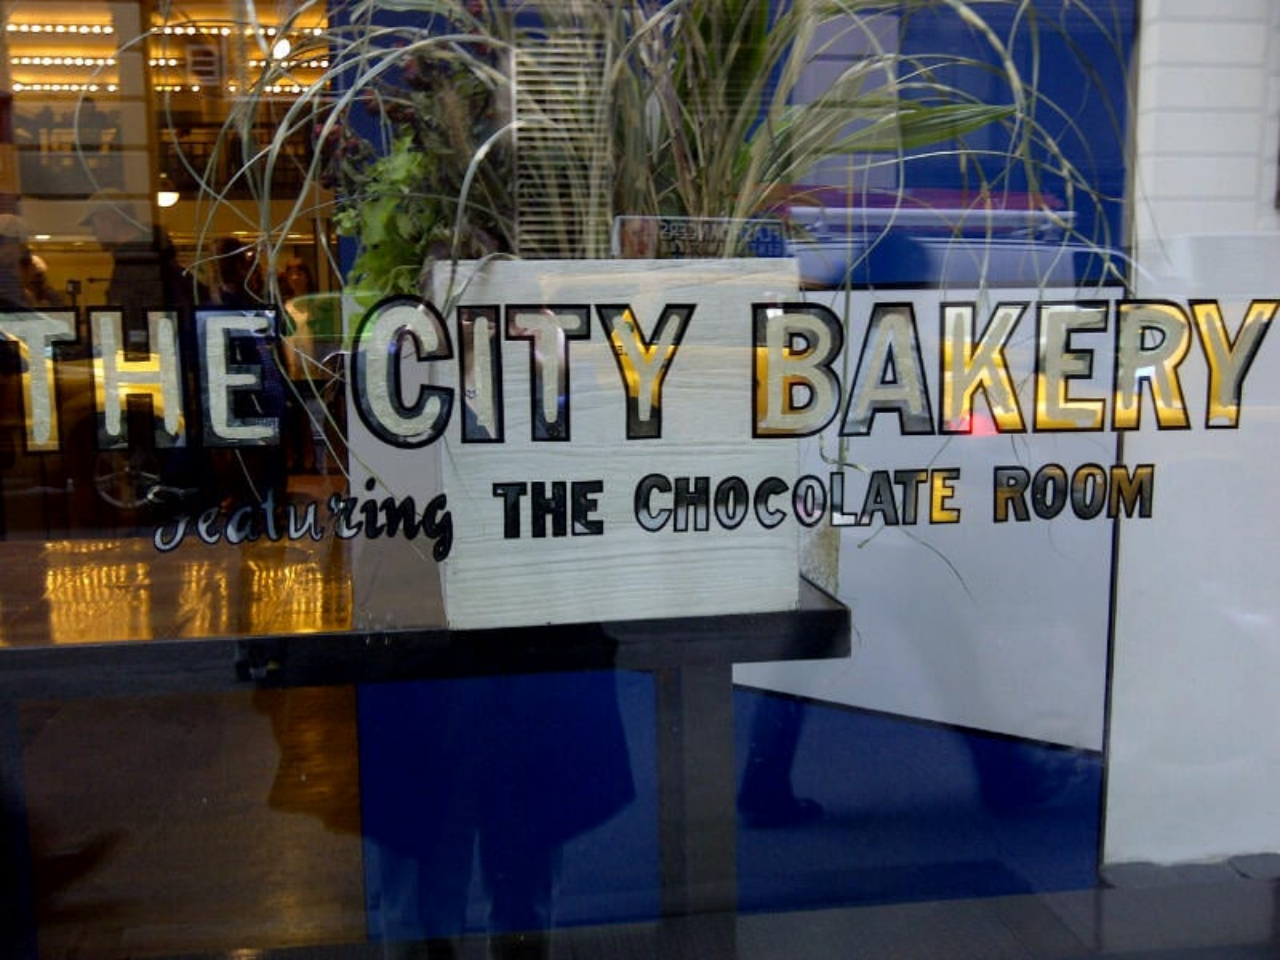
<file: index.html>
<!Doctype.html>
<head>

<meta charset="utf-8">
<meta name="viewport" content="width=device-width, initial-scale=1, maximum-scale=1">
<title>Welcome to City Bakery!</title>
<link rel="stylesheet" type="text/css" href="css/reset.css">
<link rel="stylesheet" type="text/css" href="css/main.css">
</head>
<center>
<body>

<center>





<div class="desk">
<a id="open" href="html/page2.html">
<img id="full" src="images/sign.jpg">
</a>
</div>

<div class="one">
<div class="random"><a href="html/page3.html">Explore</a></div>
<div class="random"><a href="html/page4.html">Sweets</a></div>
<div class="random"><a href="html/page8.html">Snacks</a></div>
<div class="random"><a href="html/page7.html">Veggies</a></div>
<div class="random"><a href="html/page2.html">Restart</a></div>
</div>

<video width="0" height="0" autoplay>
  <source src="images/night.mp4" type="video/mp4">
  <source src="images/night.ogg" type="video/ogg">
Your browser does not support the video tag.
</video>


</center>

</body>

</html>
</file>
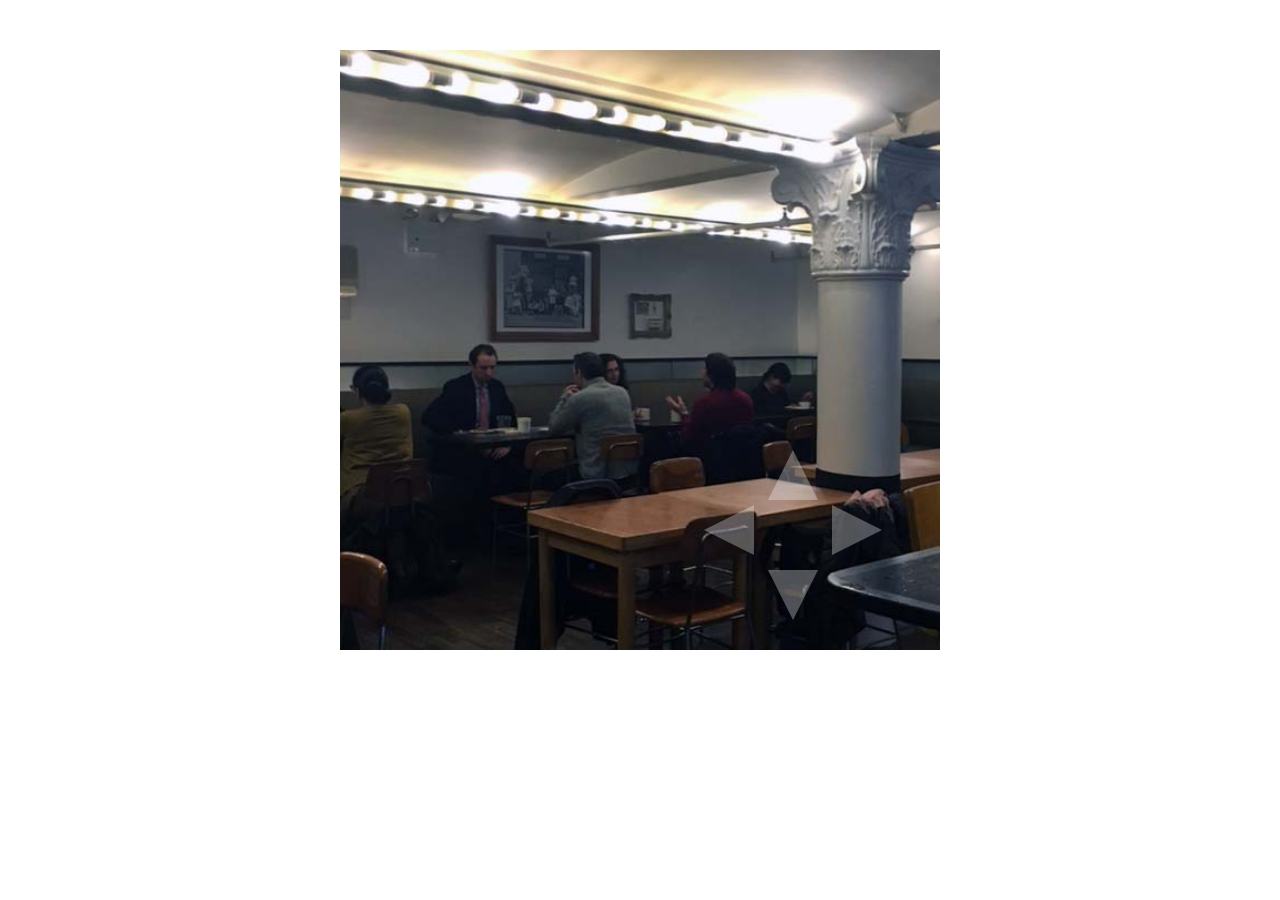
<file: html/page10.html>
<!Doctype.html>
<head>

<meta charset="utf-8">
<meta name="viewport" content="width=device-width, initial-scale=1, maximum-scale=1">
<title>The Upstairs</title>
<link rel="stylesheet" type="text/css" href="../css/reset.css">
<link rel="stylesheet" type="text/css" href="../css/main.css">
</head>
<center>
<body>
<center>
<div id="button">
<a class="up" href="page3.html" title="up"></a>
<a class="left" href="page6.html" title="left"></a>
<a class="right" href="page3.html" title="right"></a>
<a class="down" href="../index.html" title="down"></a>
</div>


<div class="desk">

<img src="../images/stairs_sit.jpg">

</div>

<div class="random"><a href="page3.html">Explore</a></div>
<div class="random"><a href="page4.html">Sweets</a></div>
<div class="random"><a href="page8.html">Snacks</a></div>
<div class="random"><a href="page7.html">Veggies</a></div>
<div class="random"><a href="../index.html">Restart</a></div>

</center>
</body>

</html>
</file>
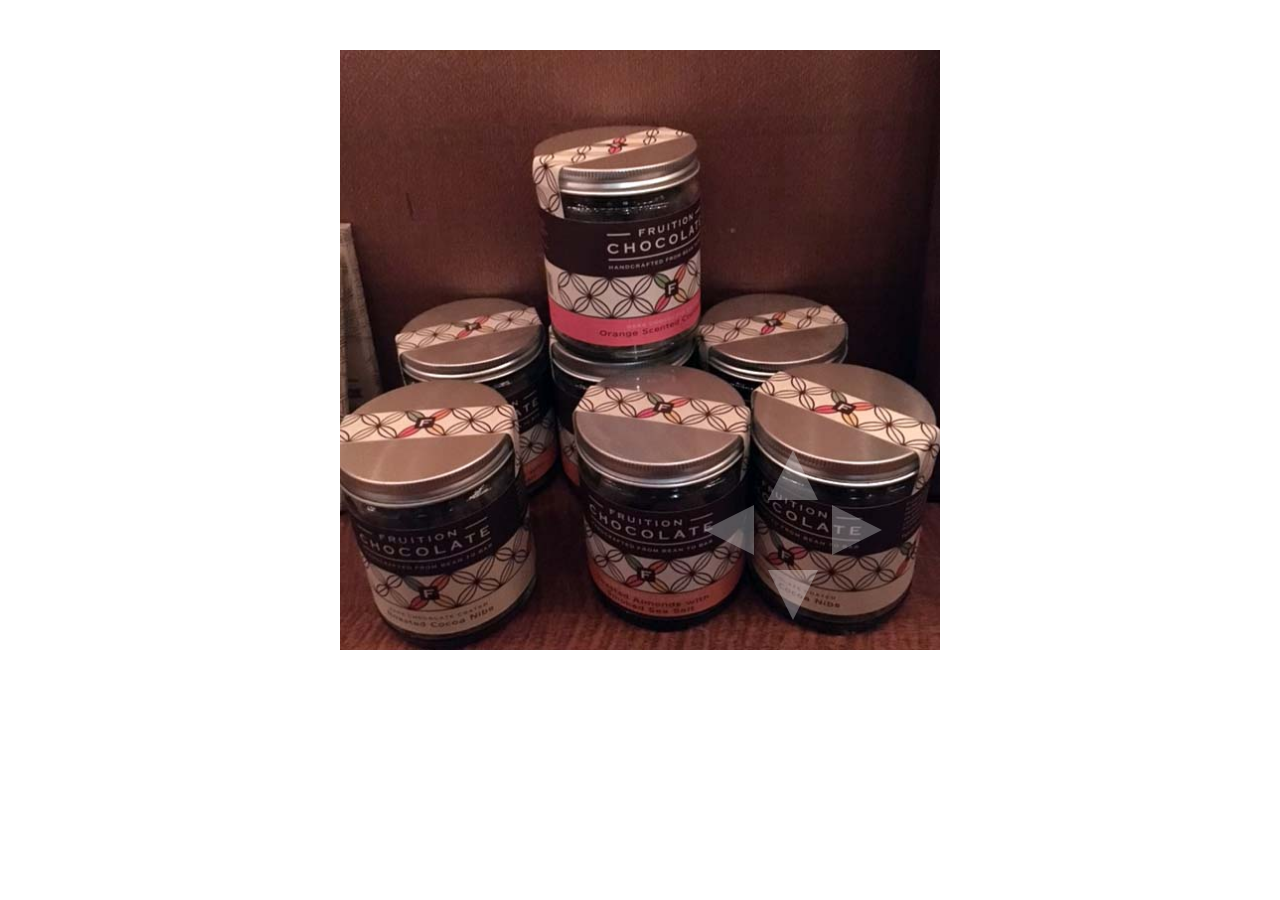
<file: html/page11.html>
<!Doctype.html>
<head>

<meta charset="utf-8">
<meta name="viewport" content="width=device-width, initial-scale=1, maximum-scale=1">
<title>Inside The Chocolate Room</title>
<link rel="stylesheet" type="text/css" href="../css/reset.css">
<link rel="stylesheet" type="text/css" href="../css/main.css">
</head>
<center>
<body>
<center>
<div id="button">
<a class="up" href="page3.html" title="up"></a>
<a class="left" href="page9.html" title="left"></a>
<a class="right" href="page4.html" title="right"></a>
<a class="down" href="../index.html" title="down"></a>
</div>


<div class="desk">

<img src="../images/choc3.jpg">

</div>

<div class="random"><a href="page3.html">Explore</a></div>
<div class="random"><a href="page4.html">Sweets</a></div>
<div class="random"><a href="page8.html">Snacks</a></div>
<div class="random"><a href="page7.html">Veggies</a></div>
<div class="random"><a href="../index.html">Restart</a></div>

</center>
</body>

</html>
</file>
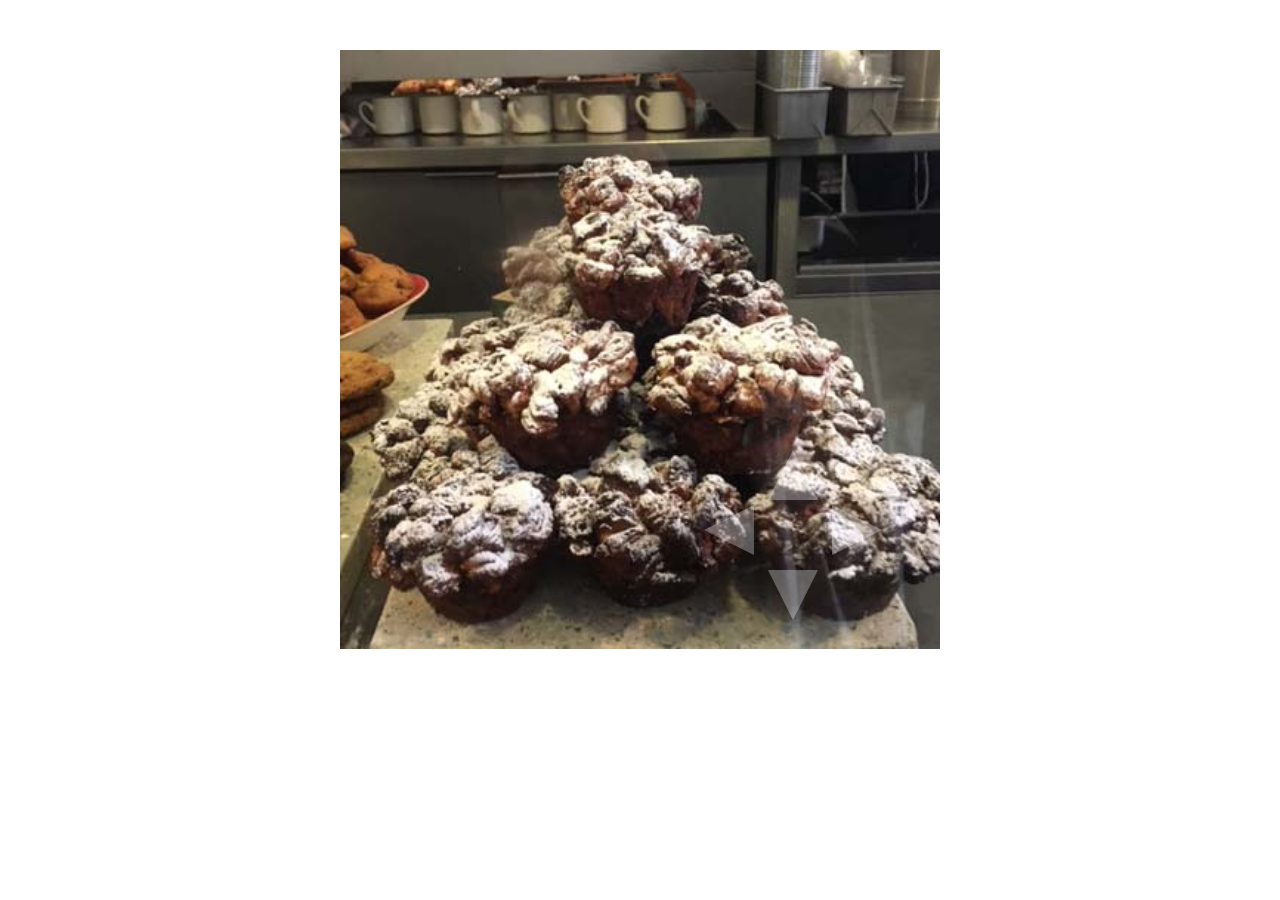
<file: html/page12.html>
<!Doctype.html>
<head>

<meta charset="utf-8">
<meta name="viewport" content="width=device-width, initial-scale=1, maximum-scale=1">
<title>Muffins</title>
<link rel="stylesheet" type="text/css" href="../css/reset.css">
<link rel="stylesheet" type="text/css" href="../css/main.css">
</head>
<center>
<body>
<center>
<div id="button">
<a class="up" href="page3.html" title="up"></a>
<a class="left" href="page5.html" title="left"></a>
<a class="right" href="page4.html" title="right"></a>
<a class="down" href="../index.html" title="down"></a>
</div>


<div class="desk">

<img src="../images/muffins.jpg">

</div>

<div class="random"><a href="page3.html">Explore</a></div>
<div class="random"><a href="page4.html">Sweets</a></div>
<div class="random"><a href="page8.html">Snacks</a></div>
<div class="random"><a href="page7.html">Veggies</a></div>
<div class="random"><a href="../index.html">Restart</a></div>

</center>
</body>

</html>
</file>
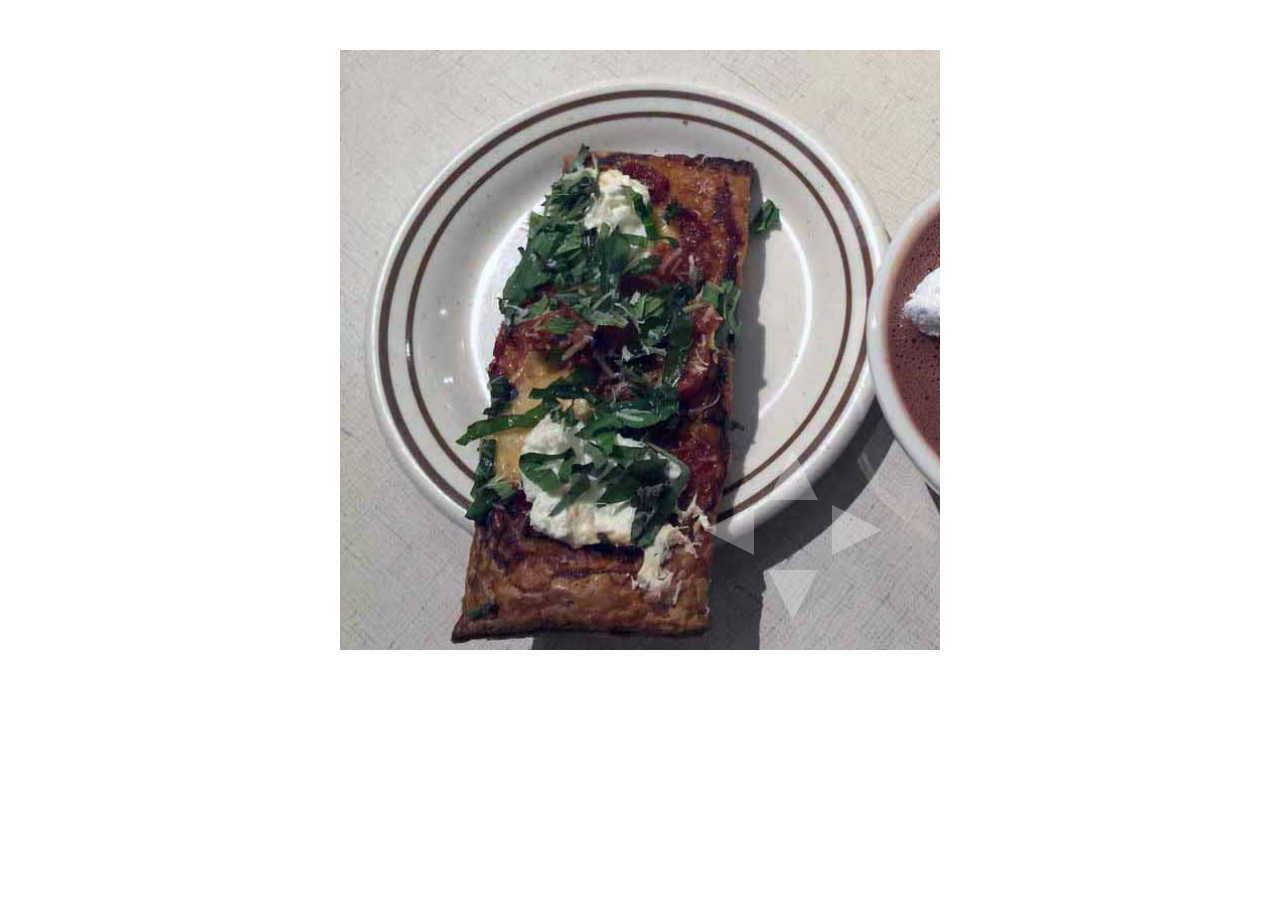
<file: html/page13.html>
<!Doctype.html>
<head>

<meta charset="utf-8">
<meta name="viewport" content="width=device-width, initial-scale=1, maximum-scale=1">
<title>ZA</title>
<link rel="stylesheet" type="text/css" href="../css/reset.css">
<link rel="stylesheet" type="text/css" href="../css/main.css">
</head>
<center>
<body>
<center>
<div id="button">
<a class="up" href="page3.html" title="up"></a>
<a class="left" href="page4.html" title="left"></a>
<a class="right" href="page7.html" title="right"></a>
<a class="down" href="../index.html" title="down"></a>
</div>


<div class="desk">

<img src="../images/za.jpg">

</div>

<div class="random"><a href="page14.html">Explore</a></div>
<div class="random"><a href="page4.html">Sweets</a></div>
<div class="random"><a href="page8.html">Snacks</a></div>
<div class="random"><a href="page7.html">Veggies</a></div>
<div class="random"><a href="../index.html">Restart</a></div>

</center>
</body>

</html>
</file>
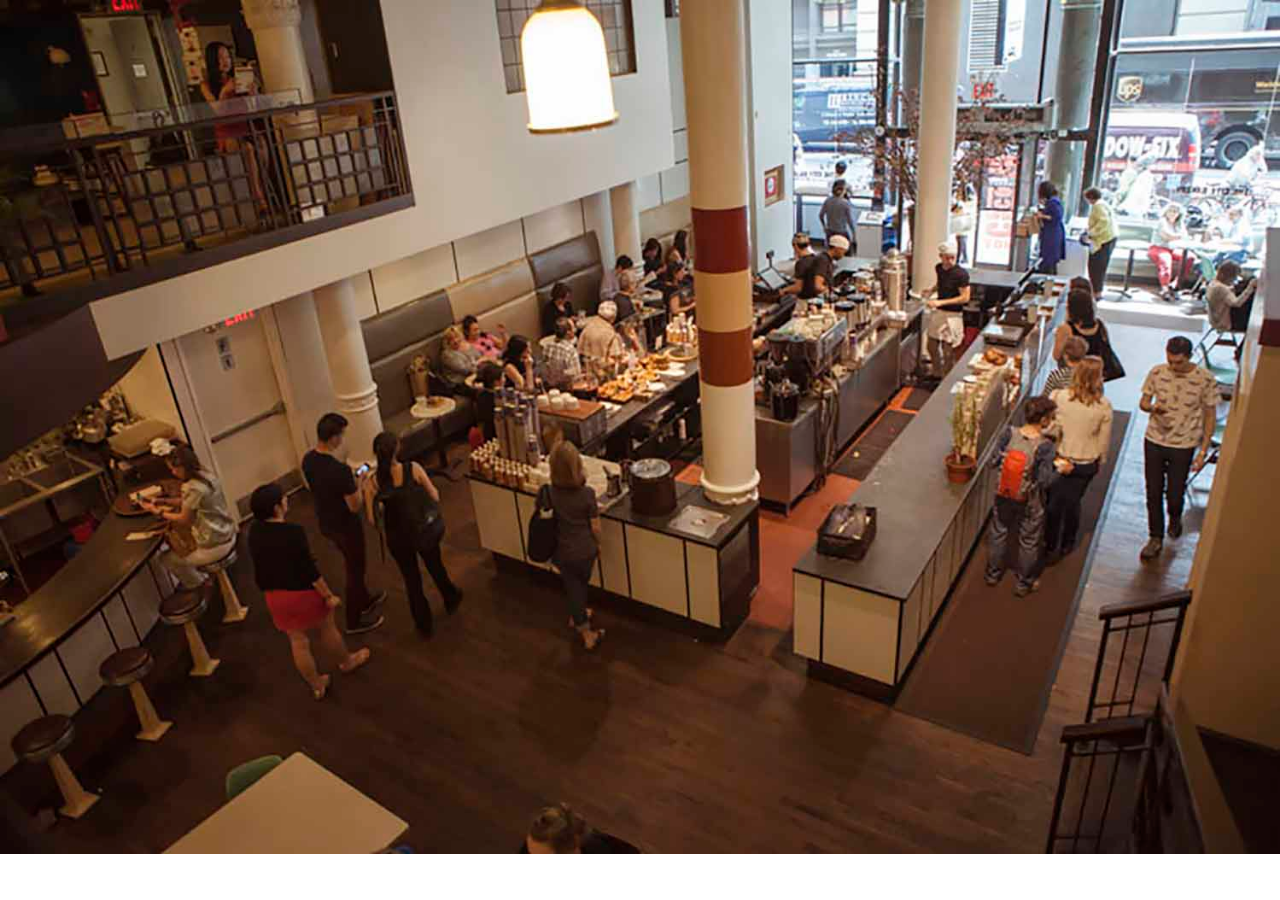
<file: html/page14.html>
<!Doctype.html>
<head>

<meta charset="utf-8">
<meta name="viewport" content="width=device-width, initial-scale=1, maximum-scale=1">
<title>Adventure</title>
<link rel="stylesheet" type="text/css" href="../css/reset.css">
<link rel="stylesheet" type="text/css" href="../css/main.css">
</head>
<center>
<body>








<a id="open" href="page15.html">
<img id="cb" src="../images/cb.jpg">
</a>







<video width="0" height="0" autoplay>
  <source src="../images/night.mp4" type="video/mp4">
  <source src="../images/night.ogg" type="video/ogg">
Your browser does not support the video tag.
</video>


</center>

</body>

</html>
</file>
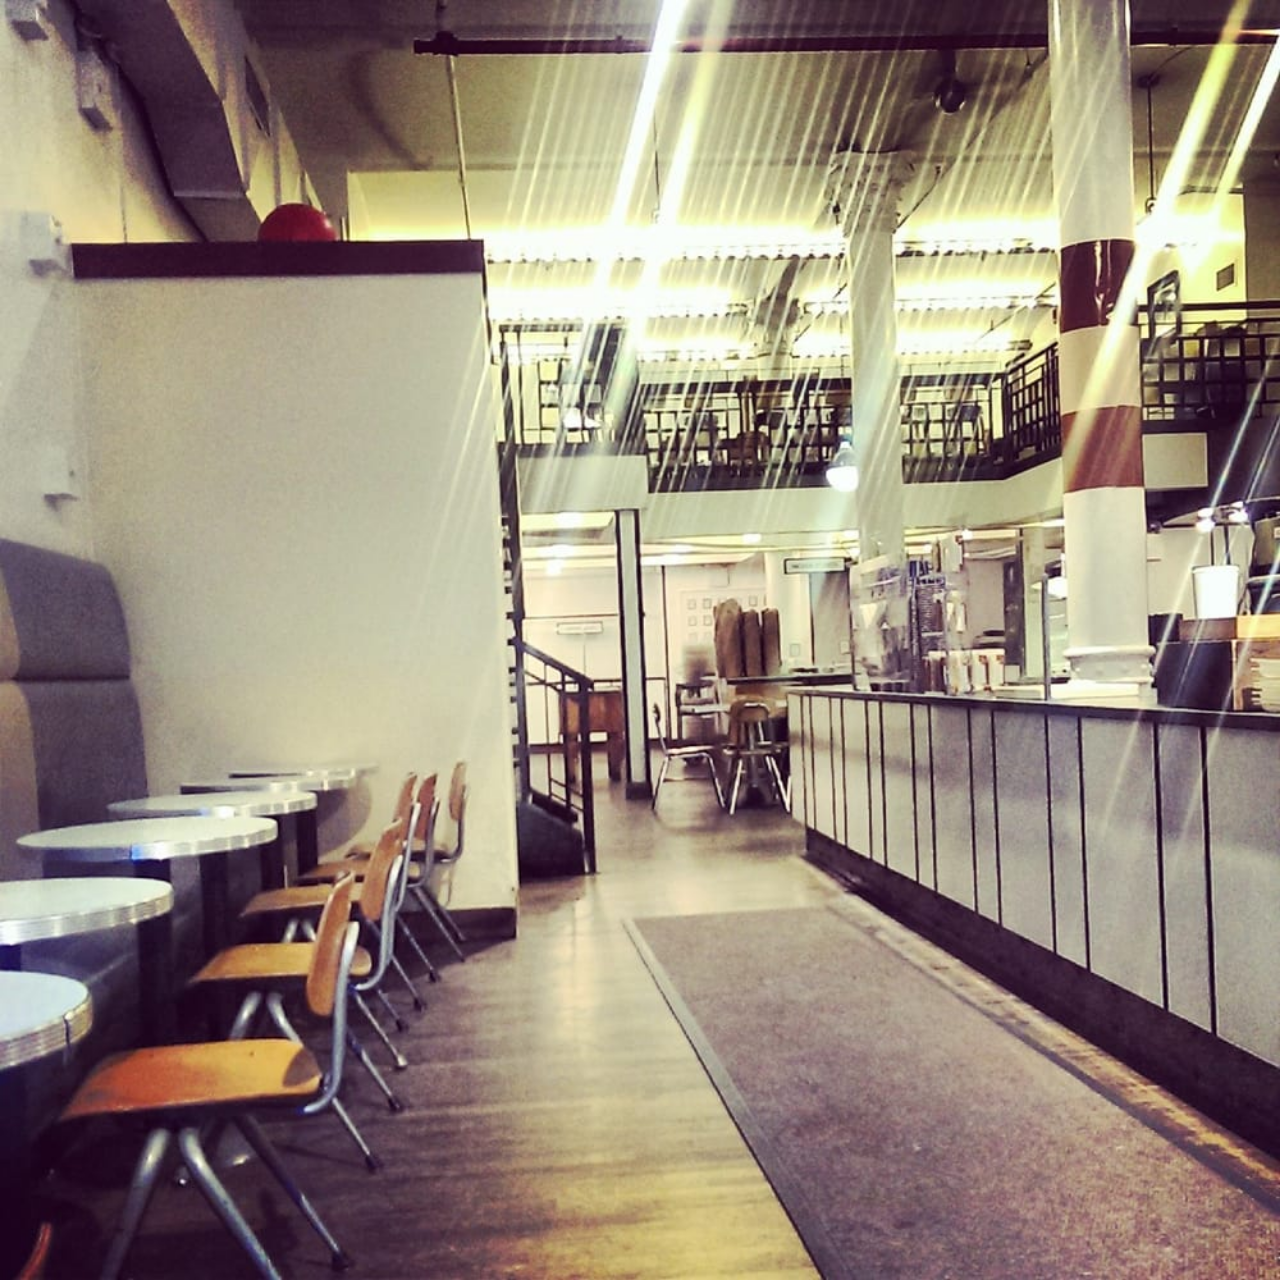
<file: html/page15.html>
<!Doctype.html>
<head>

<meta charset="utf-8">
<meta name="viewport" content="width=device-width, initial-scale=1, maximum-scale=1">
<title>Adventure</title>
<link rel="stylesheet" type="text/css" href="../css/reset.css">
<link rel="stylesheet" type="text/css" href="../css/main.css">
</head>
<center>
<body>








<a id="open" href="../index.html">
<img id="find" src="../images/find.jpg">
</a>







<video width="0" height="0" autoplay>
  <source src="../images/night.mp4" type="video/mp4">
  <source src="../images/night.ogg" type="video/ogg">
Your browser does not support the video tag.
</video>


</center>

</body>

</html>
</file>
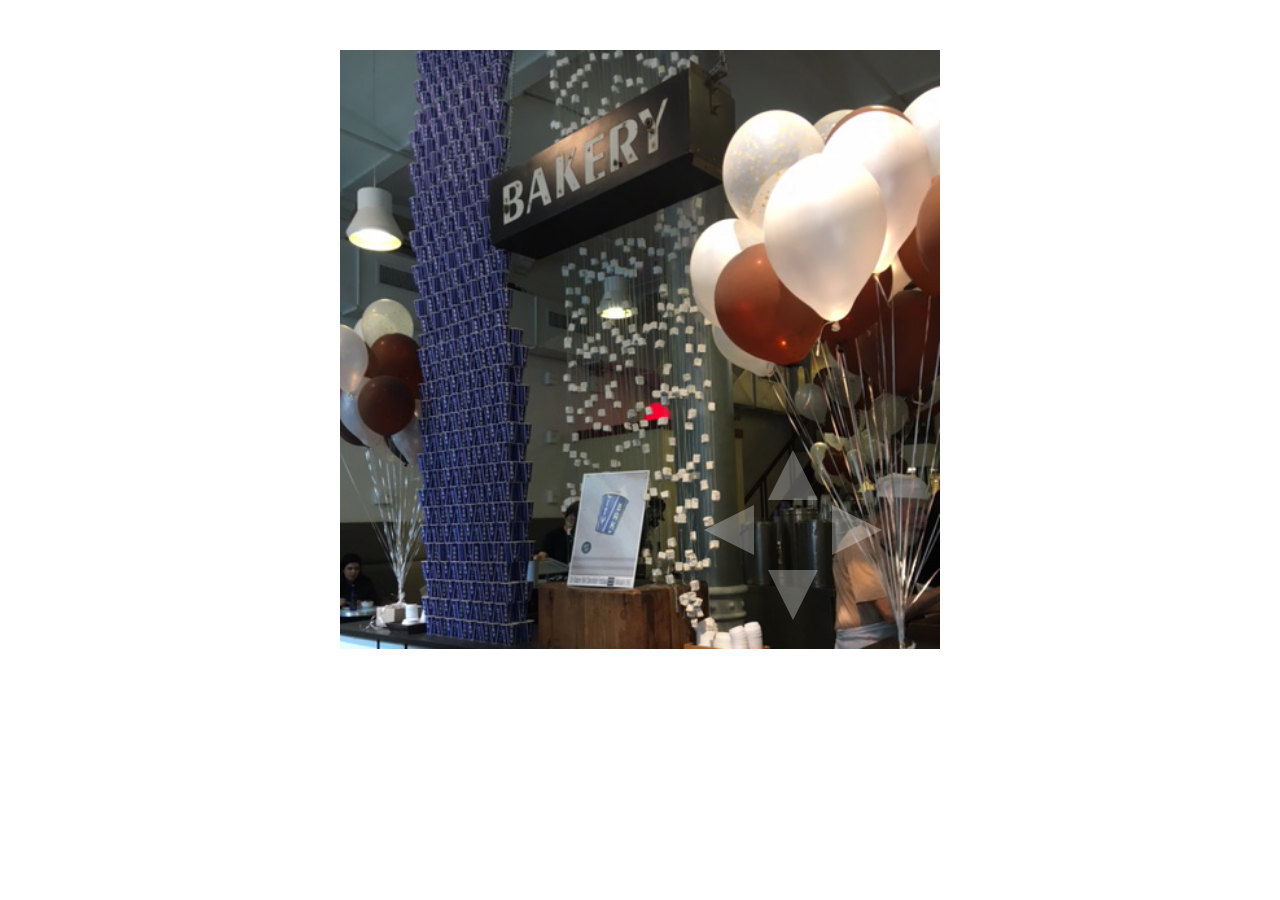
<file: html/page2.html>
<!Doctype.html>
<head>

<meta charset="utf-8">
<meta name="viewport" content="width=device-width, initial-scale=1, maximum-scale=1">
<title>Welcome to City Bakery!</title>
<link rel="stylesheet" type="text/css" href="../css/reset.css">
<link rel="stylesheet" type="text/css" href="../css/main.css">
</head>
<center>
<body>
<center>
<div id="button">
<a class="up" href="page3.html" title="up"></a>
<a class="left" href="page4.html" title="left"></a>
<a class="right" href="page5.html" title="right"></a>
<a class="down" href="../index.html" title="down"></a>
</div>


<div class="desk">

<img src="../images/entrance.jpg">

</div>

<div class="random"><a href="page3.html">Explore</a></div>
<div class="random"><a href="page4.html">Sweets</a></div>
<div class="random"><a href="page8.html">Snacks</a></div>
<div class="random"><a href="page7.html">Veggies</a></div>
<div class="random"><a href="../index.html">Restart</a></div>

<video width="0" height="0" autoplay>
  <source src="../images/night.mp4" type="video/mp4">
  <source src="../images/night.ogg" type="video/ogg">
Your browser does not support the video tag.
</video>


</center>
</body>

</html>
</file>
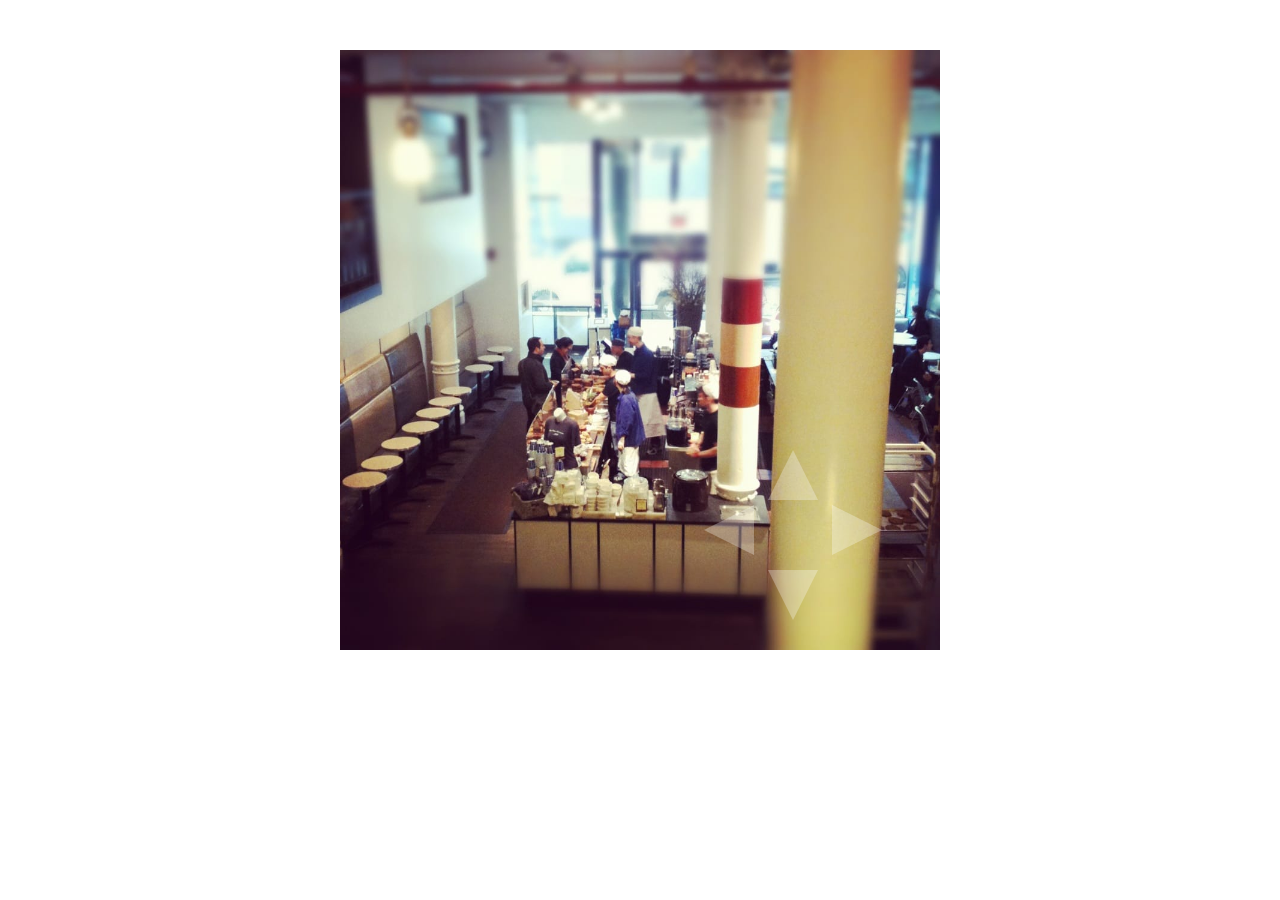
<file: html/page3.html>
<!Doctype.html>
<head>

<meta charset="utf-8">
<meta name="viewport" content="width=device-width, initial-scale=1, maximum-scale=1">
<title>Upstairs</title>
<link rel="stylesheet" type="text/css" href="../css/reset.css">
<link rel="stylesheet" type="text/css" href="../css/main.css">
</head>
<center>
<body>
<center>
<div id="button">
<a class="up" href="page6.html" title="up"></a>
<a class="left" href="page10.html" title="left"></a>
<a class="right" href="page4.html" title="right"></a>
<a class="down" href="../index.html" title="down"></a>
</div>


<div class="desk">

<img src="../images/view2.jpg">

</div>

<div class="random"><a href="page3.html">Explore</a></div>
<div class="random"><a href="page4.html">Sweets</a></div>
<div class="random"><a href="page8.html">Snacks</a></div>
<div class="random"><a href="page7.html">Veggies</a></div>
<div class="random"><a href="../index.html">Restart</a></div>

</center>
</body>

</html>
</file>
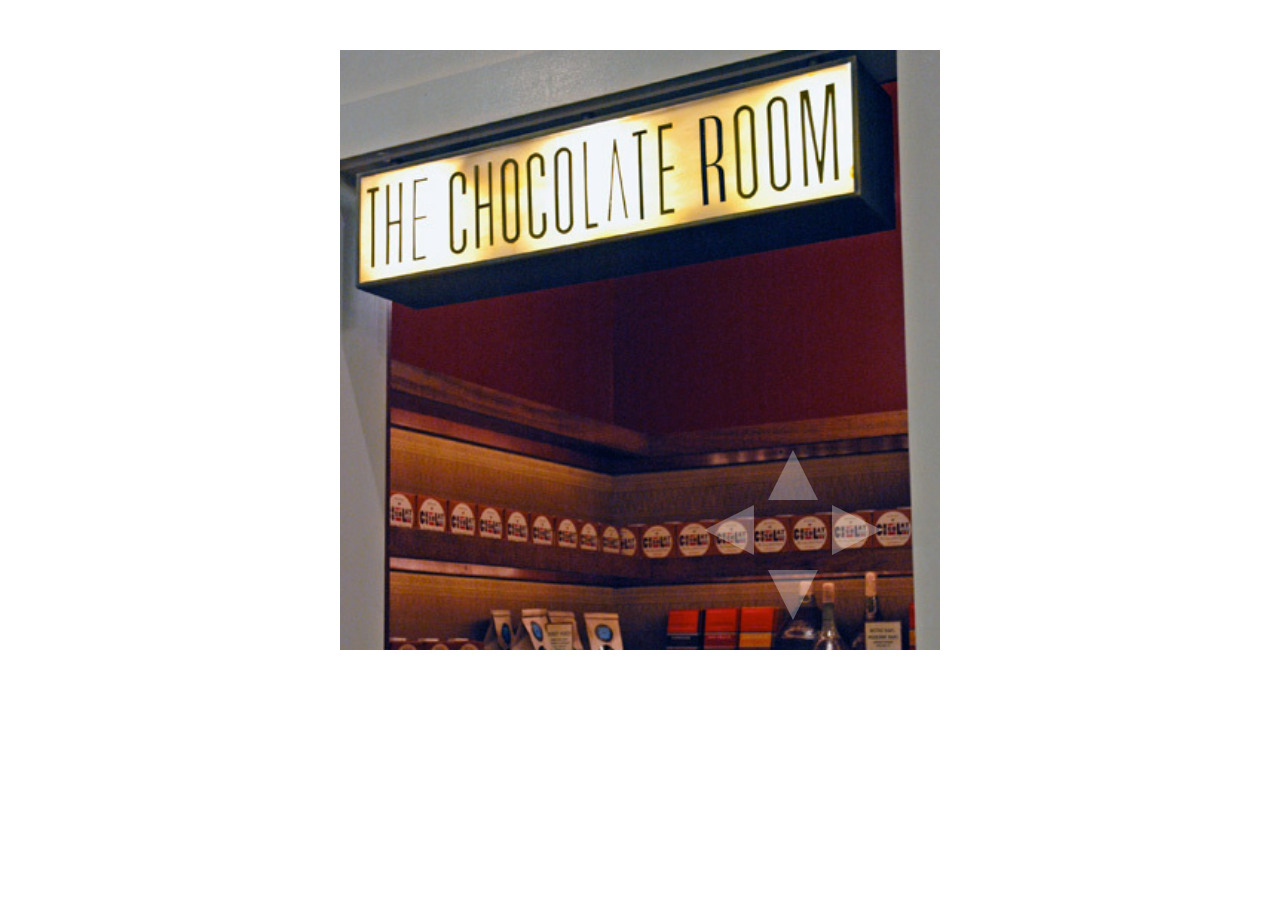
<file: html/page4.html>
<!Doctype.html>
<head>

<meta charset="utf-8">
<meta name="viewport" content="width=device-width, initial-scale=1, maximum-scale=1">
<title>The Chocolate Room!</title>
<link rel="stylesheet" type="text/css" href="../css/reset.css">
<link rel="stylesheet" type="text/css" href="../css/main.css">
</head>
<center>
<body>
<center>
<div id="button">
<a class="up" href="page9.html" title="up"></a>
<a class="left" href="page4.html" title="left"></a>
<a class="right" href="page6.html" title="right"></a>
<a class="down" href="../index.html" title="down"></a>
</div>


<div class="desk">

<img src="../images/choc.jpg">

</div>

<div class="random"><a href="page3.html">Explore</a></div>
<div class="random"><a href="page4.html">Sweets</a></div>
<div class="random"><a href="page8.html">Snacks</a></div>
<div class="random"><a href="page7.html">Veggies</a></div>
<div class="random"><a href="../index.html">Restart</a></div>
</center>
</body>

</html>
</file>
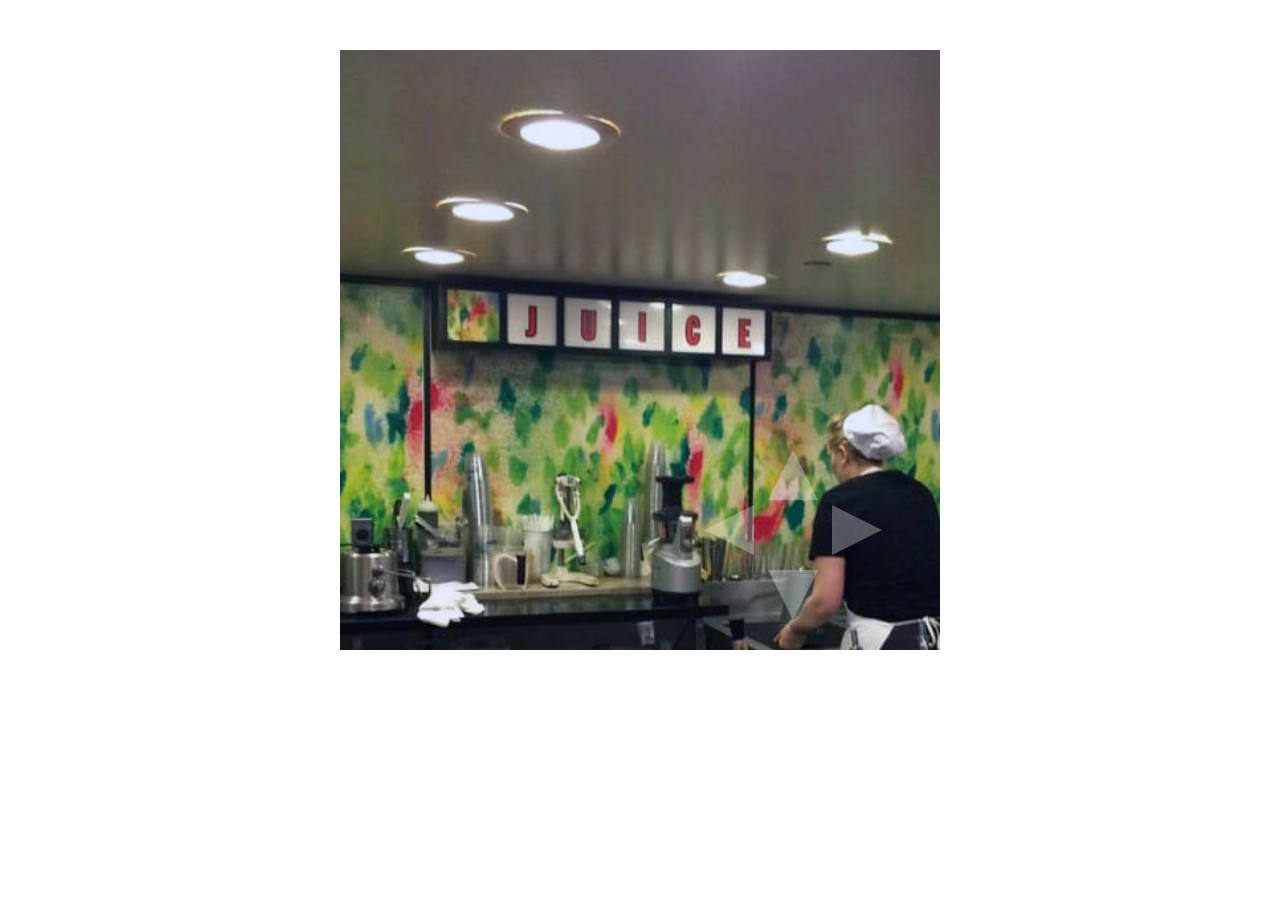
<file: html/page5.html>
<!Doctype.html>
<head>

<meta charset="utf-8">
<meta name="viewport" content="width=device-width, initial-scale=1, maximum-scale=1">
<title>The Juice Bar</title>
<link rel="stylesheet" type="text/css" href="../css/reset.css">
<link rel="stylesheet" type="text/css" href="../css/main.css">
</head>
<center>
<body>
<center>
<div id="button">
<a class="up" href="page6.html" title="up"></a>
<a class="left" href="page8.html" title="left"></a>
<a class="right" href="page12.html" title="right"></a>
<a class="down" href="../index.html" title="down"></a>
</div>


<div class="desk">

<img src="../images/juice.jpg">

</div>

<div class="random"><a href="page3.html">Explore</a></div>
<div class="random"><a href="page4.html">Sweets</a></div>
<div class="random"><a href="page8.html">Snacks</a></div>
<div class="random"><a href="page7.html">Veggies</a></div>
<div class="random"><a href="../index.html">Restart</a></div>

</center>
</body>

</html>
</file>
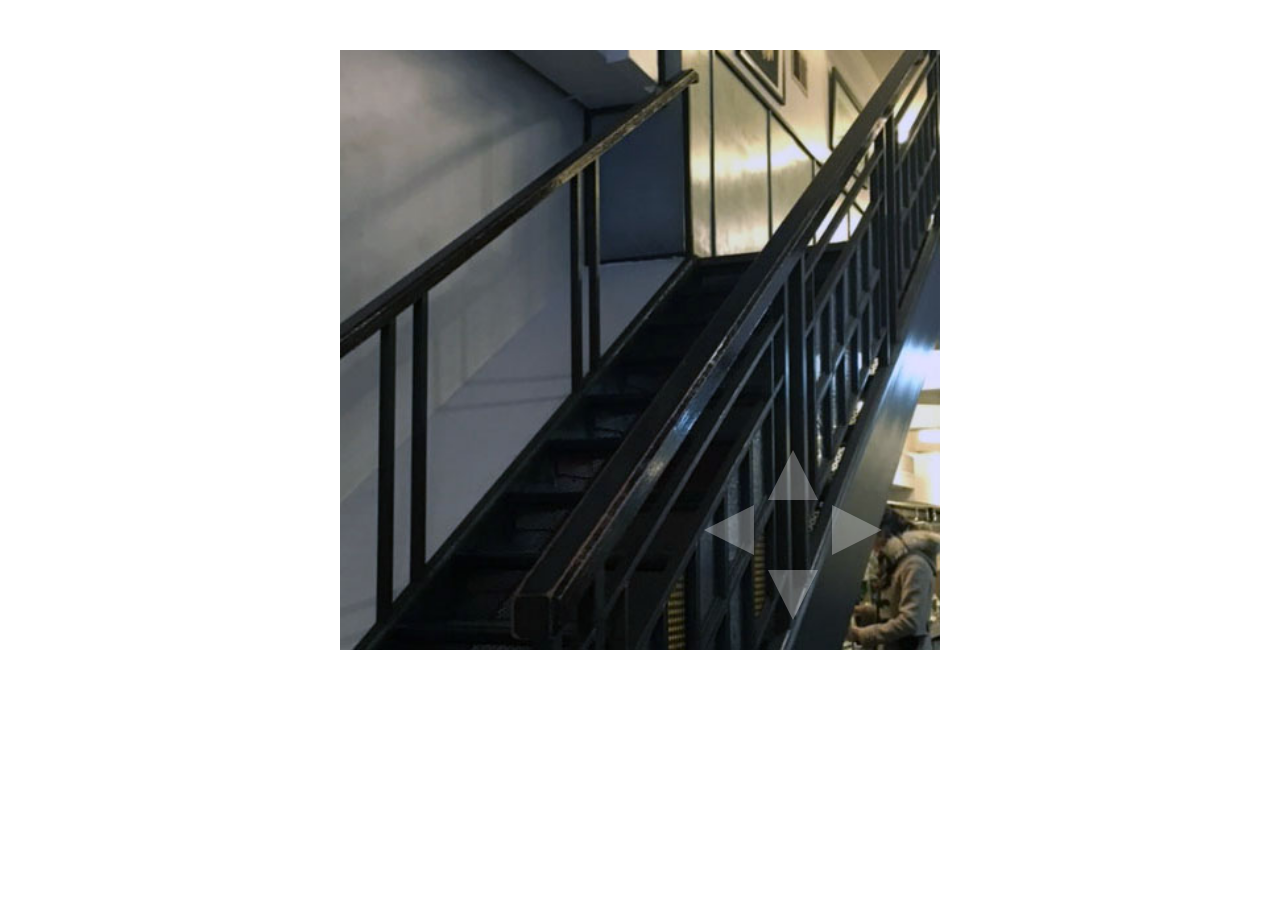
<file: html/page6.html>
<!Doctype.html>
<head>

<meta charset="utf-8">
<meta name="viewport" content="width=device-width, initial-scale=1, maximum-scale=1">
<title>Stairs</title>
<link rel="stylesheet" type="text/css" href="../css/reset.css">
<link rel="stylesheet" type="text/css" href="../css/main.css">
</head>
<center>
<body>
<center>
<div id="button">
<a class="up" href="page3.html" title="up"></a>
<a class="left" href="page4.html" title="left"></a>
<a class="right" href="page5.html" title="right"></a>
<a class="down" href="../index.html" title="down"></a>
</div>


<div class="desk">

<img src="../images/stairs.jpg">

</div>

<div class="random"><a href="page3.html">Explore</a></div>
<div class="random"><a href="page4.html">Sweets</a></div>
<div class="random"><a href="page8.html">Snacks</a></div>
<div class="random"><a href="page7.html">Veggies</a></div>
<div class="random"><a href="../index.html">Restart</a></div>

</center>
</body>

</html>
</file>
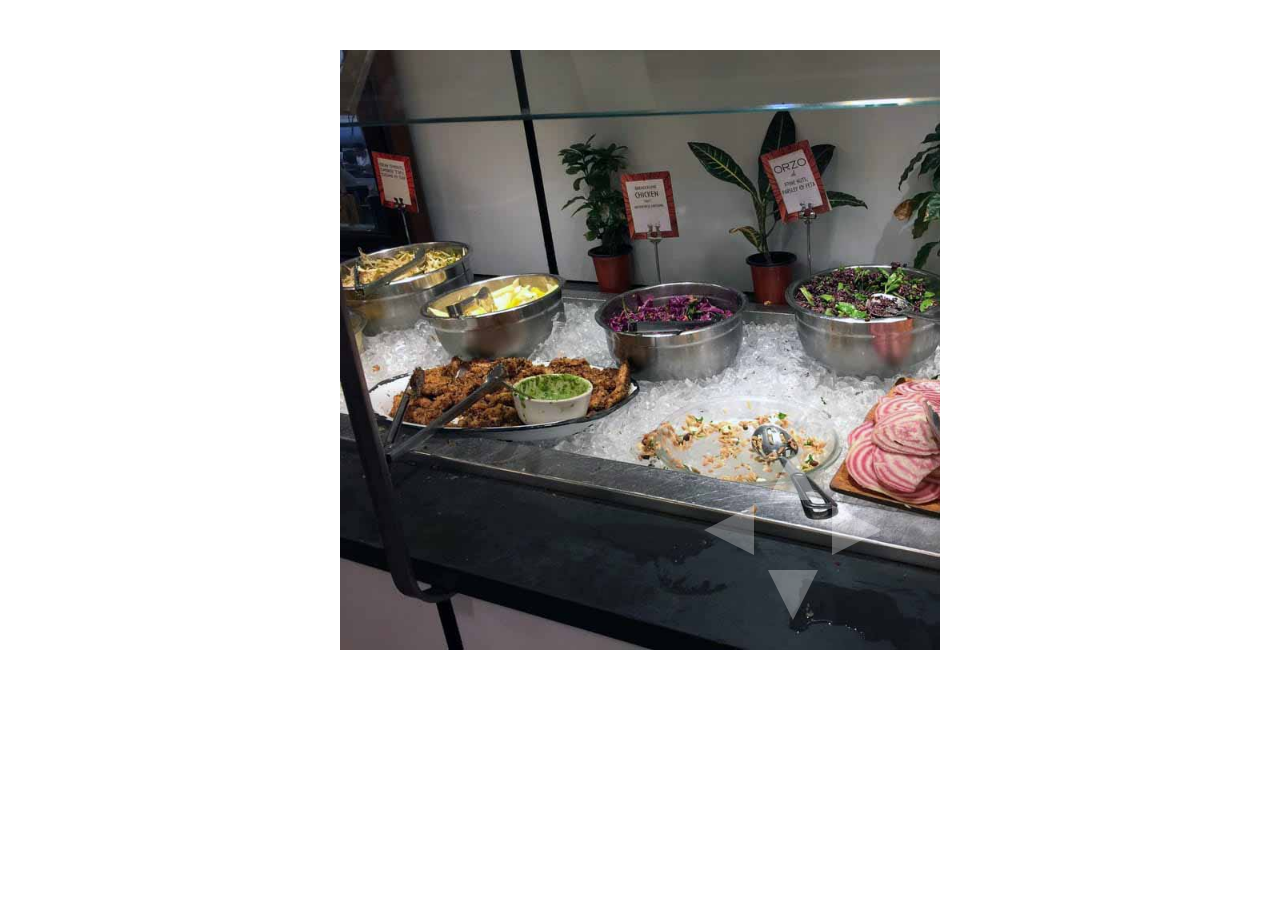
<file: html/page7.html>
<!Doctype.html>
<head>

<meta charset="utf-8">
<meta name="viewport" content="width=device-width, initial-scale=1, maximum-scale=1">
<title>The Salad Bar</title>
<link rel="stylesheet" type="text/css" href="../css/reset.css">
<link rel="stylesheet" type="text/css" href="../css/main.css">
</head>
<center>
<body>
<center>
<div id="button">
<a class="up" href="page3.html" title="up"></a>
<a class="left" href="page4.html" title="left"></a>
<a class="right" href="page6.html" title="right"></a>
<a class="down" href="../index.html" title="down"></a>
</div>


<div class="desk">

<img src="../images/salad.jpg">

</div>

<div class="random"><a href="page3.html">Explore</a></div>
<div class="random"><a href="page4.html">Sweets</a></div>
<div class="random"><a href="page8.html">Snacks</a></div>
<div class="random"><a href="page7.html">Veggies</a></div>
<div class="random"><a href="../index.html">Restart</a></div>

</center>
</body>

</html>
</file>
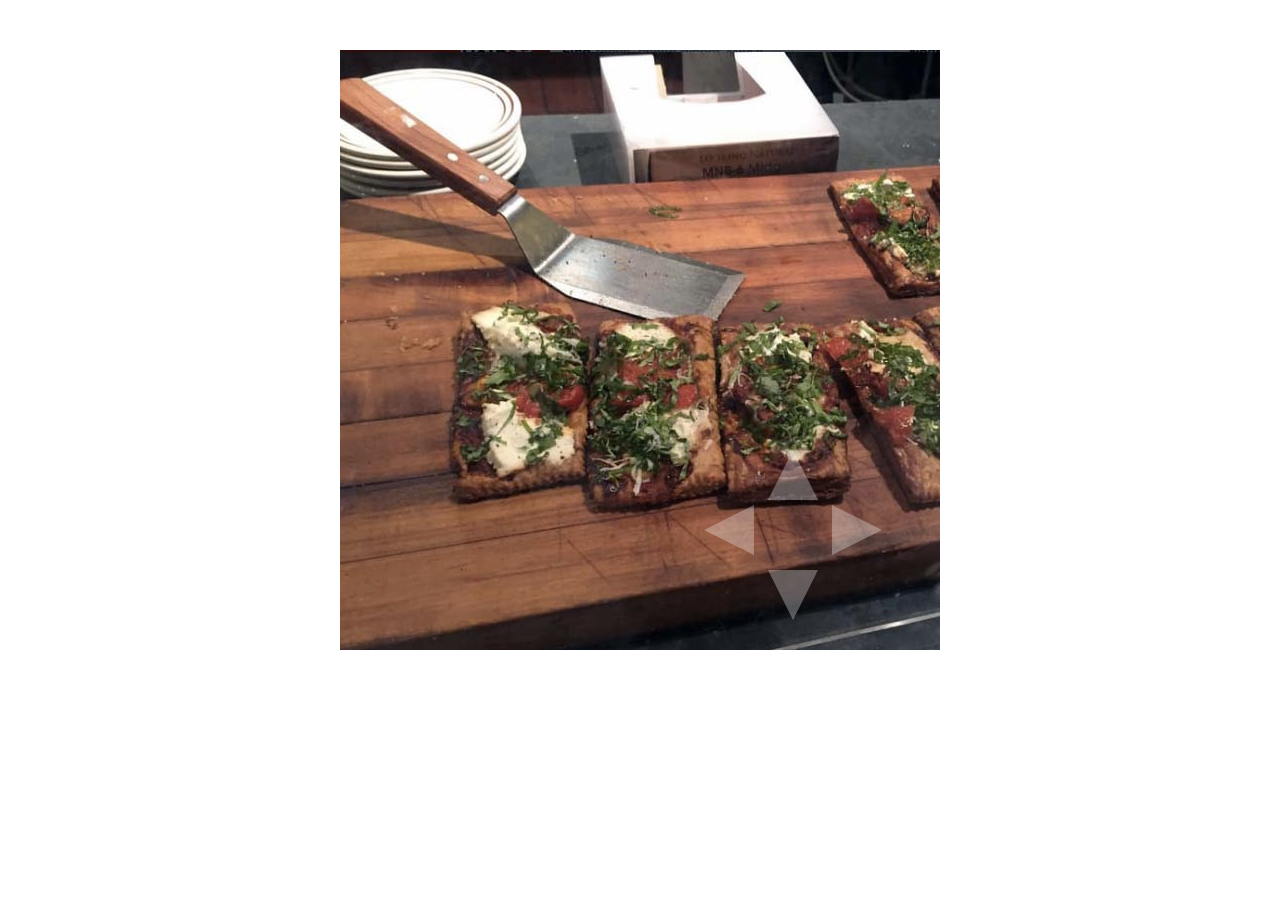
<file: html/page8.html>
<!Doctype.html>
<head>

<meta charset="utf-8">
<meta name="viewport" content="width=device-width, initial-scale=1, maximum-scale=1">
<title>The Snack Station</title>
<link rel="stylesheet" type="text/css" href="../css/reset.css">
<link rel="stylesheet" type="text/css" href="../css/main.css">
</head>
<center>
<body>
<center>
<div id="button">
<a class="up" href="page3.html" title="up"></a>
<a class="left" href="page4.html" title="left"></a>
<a class="right" href="page5.html" title="right"></a>
<a class="down" href="../index.html" title="down"></a>
</div>


<div class="desk">

<a id="za" href="page13.html" title="za">
<img src="../images/za2.jpg">
</a>

</div>

<div class="random"><a href="page3.html">Explore</a></div>
<div class="random"><a href="page4.html">Sweets</a></div>
<div class="random"><a href="page8.html">Snacks</a></div>
<div class="random"><a href="page7.html">Veggies</a></div>
<div class="random"><a href="../index.html">Restart</a></div>

</center>
</body>

</html>
</file>
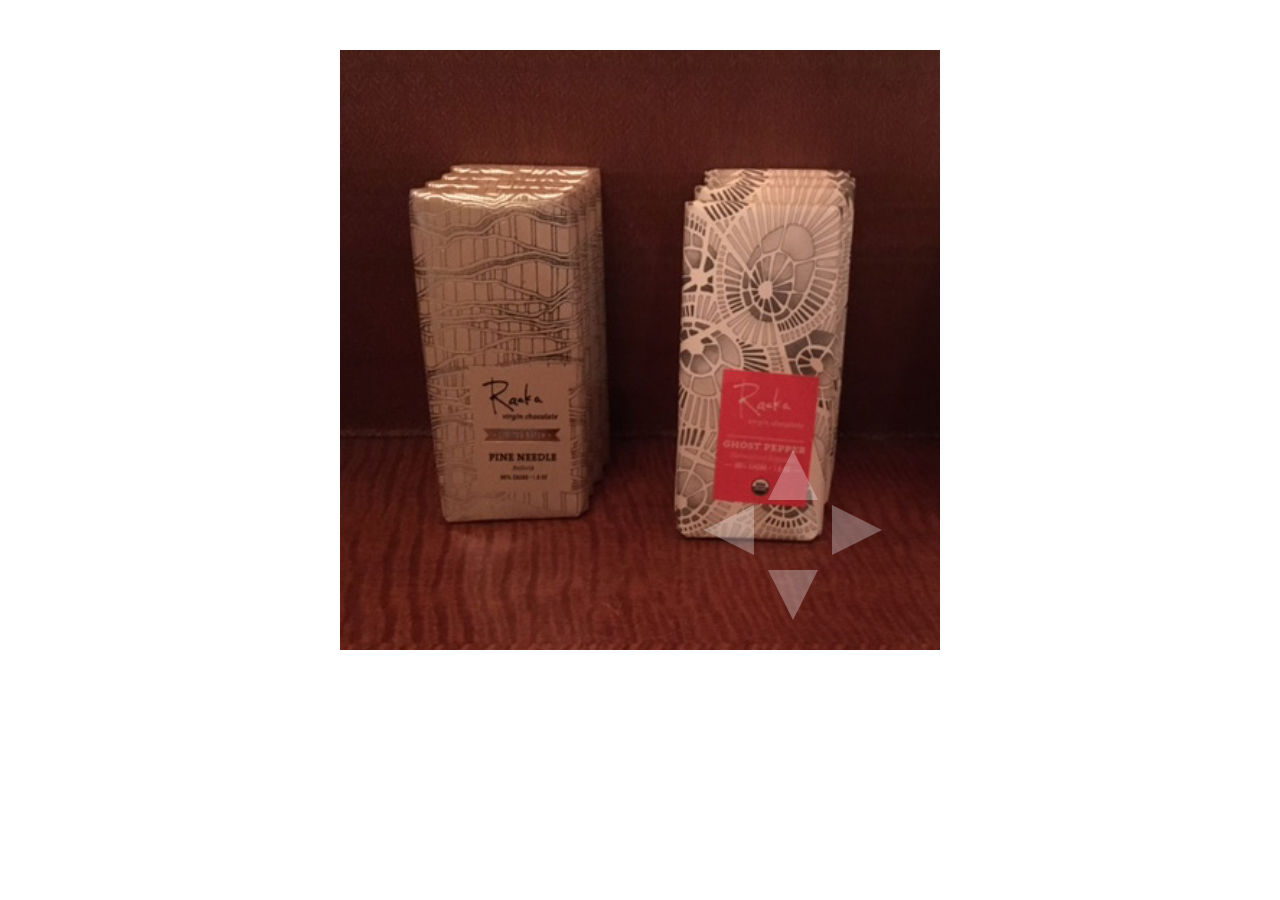
<file: html/page9.html>
<!Doctype.html>
<head>

<meta charset="utf-8">
<meta name="viewport" content="width=device-width, initial-scale=1, maximum-scale=1">
<title>Inside The Chocolate Room</title>
<link rel="stylesheet" type="text/css" href="../css/reset.css">
<link rel="stylesheet" type="text/css" href="../css/main.css">
</head>
<center>
<body>
<center>
<div id="button">
<a class="up" href="page3.html" title="up"></a>
<a class="left" href="page4.html" title="left"></a>
<a class="right" href="page11.html" title="right"></a>
<a class="down" href="../index.html" title="down"></a>
</div>


<div class="desk">

<img src="../images/choc2.jpg">

</div>

<div class="random"><a href="page3.html">Explore</a></div>
<div class="random"><a href="page4.html">Sweets</a></div>
<div class="random"><a href="page8.html">Snacks</a></div>
<div class="random"><a href="page7.html">Veggies</a></div>
<div class="random"><a href="../index.html">Restart</a></div>

</center>
</body>

</html>
</file>
<file: css/main.css>
.up{
	width: 0;
	height: 0;
	border-left: 25px solid transparent;
	border-right: 25px solid transparent;
	border-bottom: 50px solid white;
	z-index: 1;
	display: block;
	position: absolute;
	margin-left: 60%;
	margin-top: 400px;
	margin-bottom: 0px;
}
.left{
	width: 0;
	height: 0;
	border-top: 25px solid transparent;
	border-right: 50px solid white;
	border-bottom: 25px solid transparent;
	z-index: 1;
	display: block;
	position: absolute;
	margin-left: 55%;
	margin-top: 455px;
	margin-bottom: 0px;
}
.right {
	width: 0;
	height: 0;
	border-top: 25px solid transparent;
	border-left: 50px solid white;
	border-bottom: 25px solid transparent;
	z-index: 1;
	display: block;
	position: absolute;
	margin-left: 65%;
	margin-top: 455px;
	margin-bottom: 0px;
}
.down{
	width: 0;
	height: 0;
	border-left: 25px solid transparent;
	border-right: 25px solid transparent;
	border-top: 50px solid white;
	z-index: 1;
	display: block;
	position: absolute;
	margin-left: 60%;
	margin-top: 520px;

}

#button{
opacity: 0.3;
}
#full{
	width: 100%;
	margin-top: 0px;
}
#cb{
	width: 100%;
	margin-top: 0px;
}
#find{
	width: 100%;
	margin-top: 0px;
}




.random{
	font-family: sans-serif;
	margin-top: 20px;
	font-size: 16px;
	margin-left: 0px;
	padding-top: 0px;
	padding: 10px;

}

a{
	text-decoration: none;
	color: black;
}




img{
	width: 600px;
	display: block;
	margin: auto;
	margin-top: 50px;
}



@media only screen and (min-width: 501px) {
    #button, .up, .down, .right, .left {display: block;

    }

	.one .random{
    	display: none;
    }

    a{
    	display: none;

   }
   #open, #za {display: block;

   }
   #cb{
   	display: block;
 
	}
	#find{
   	display: block;

	}


    	}

@media only screen and (max-width: 500px) {
	.random{
		display: block;
		margin-left: 0px;
		margin-top: 5px;
		margin-bottom: 0px;
		letter-spacing: 4px;
		
	}
	#button, .up, .down, .right, .left{
		display: none;
	}
	img{
		width: 250px;
	}
	a{
		display: inline-block;
		font-size: 20px;
	}
	#full{
		display: block;
		width: 250px;
		margin-top: 50px;
	}
	#mobile{
		height: 100%;
			

	}

	#cb{
		display: block;
		position: relative;
		height: 1000px;
		width: 1000px;

	}
	#find{
		display: block;
		position: relative;
		height: 1000px;
		width: 1000px;

	}



}
</file>
